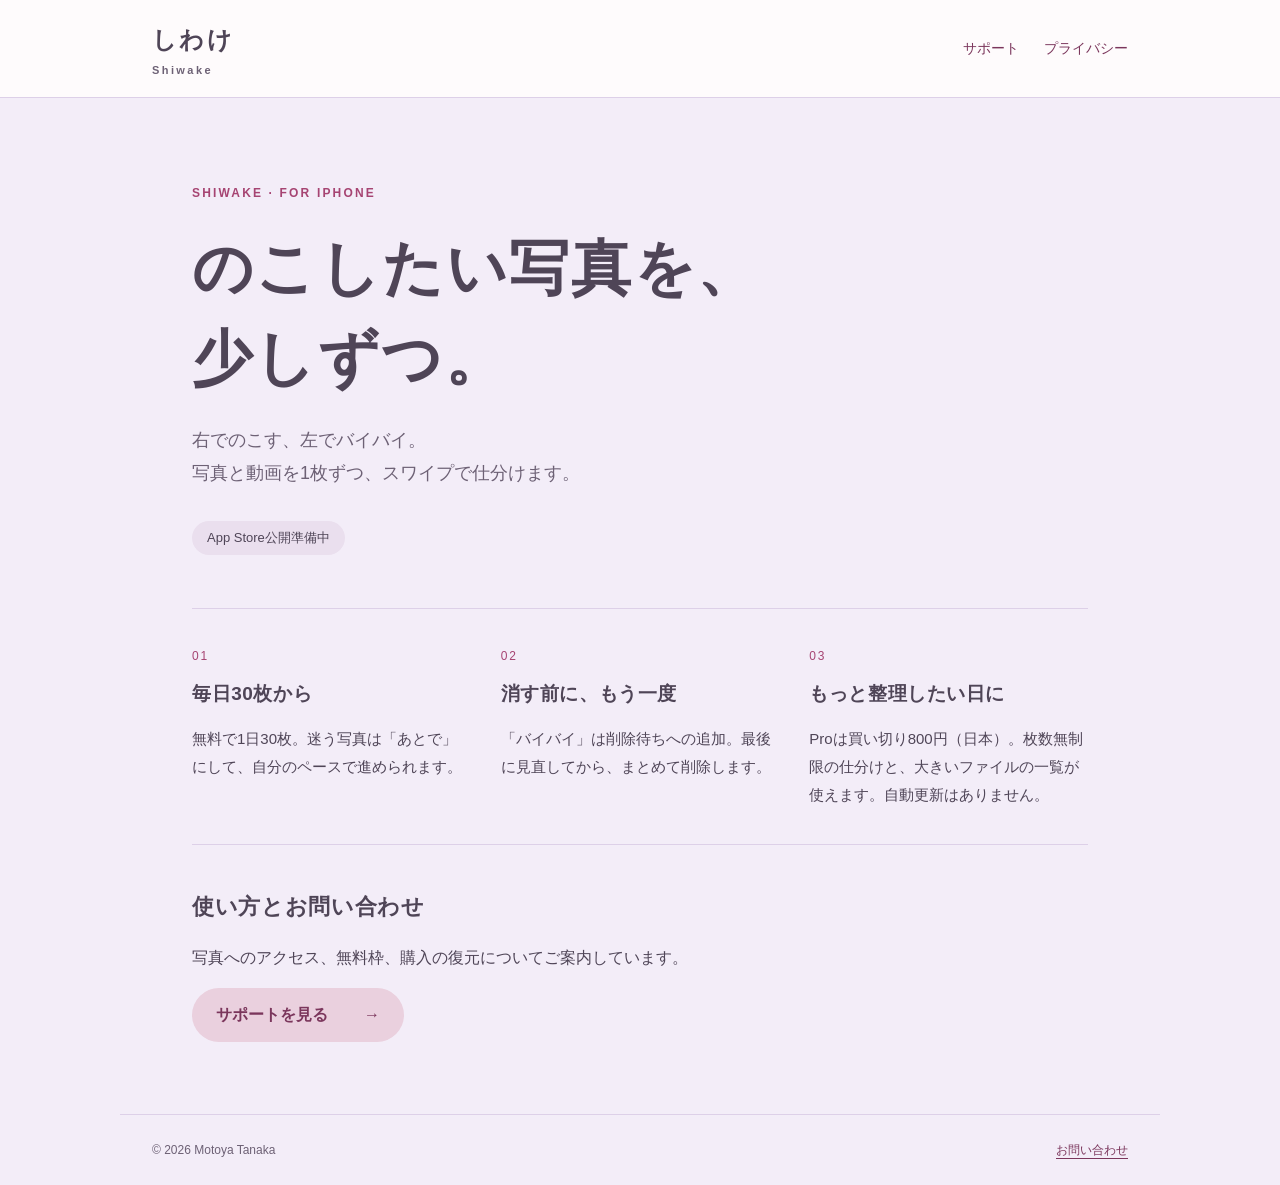
<file: nokotto/index.html>
<!doctype html>
<html lang="ja"><head><meta charset="utf-8"><meta name="viewport" content="width=device-width,initial-scale=1">
<title>しわけ — 写真と動画をスワイプで整理</title><meta name="description" content="写真を1枚ずつ、のこす・バイバイ・あとでに仕分け。毎日少しずつ整理できるiPhoneアプリです。"><link rel="stylesheet" href="./styles.css"></head>
<body><a class="skip" href="#main">本文へ移動</a><header><nav aria-label="メインメニュー"><a class="brand" href="./index.html">しわけ<span>Shiwake</span></a><div><a href="./support.html">サポート</a><a href="./privacy.html">プライバシー</a></div></nav></header>
<main id="main">
<section class="hero"><p class="eyebrow">SHIWAKE · FOR IPHONE</p><h1>のこしたい写真を、<br>少しずつ。</h1><p class="lead">右でのこす、左でバイバイ。<br>写真と動画を1枚ずつ、スワイプで仕分けます。</p><p class="status">App Store公開準備中</p></section>
<section class="features" aria-label="アプリの特徴"><div><span class="number">01</span><h2>毎日30枚から</h2><p>無料で1日30枚。迷う写真は「あとで」にして、自分のペースで進められます。</p></div><div><span class="number">02</span><h2>消す前に、もう一度</h2><p>「バイバイ」は削除待ちへの追加。最後に見直してから、まとめて削除します。</p></div><div><span class="number">03</span><h2>もっと整理したい日に</h2><p>Proは買い切り800円（日本）。枚数無制限の仕分けと、大きいファイルの一覧が使えます。自動更新はありません。</p></div></section>
<section class="support-link"><h2>使い方とお問い合わせ</h2><p>写真へのアクセス、無料枠、購入の復元についてご案内しています。</p><a class="button" href="./support.html">サポートを見る <span aria-hidden="true">→</span></a></section></main><footer><p>© 2026 Motoya Tanaka</p><a href="mailto:sanpolog.support@gmail.com">お問い合わせ</a></footer></body></html>
</file>
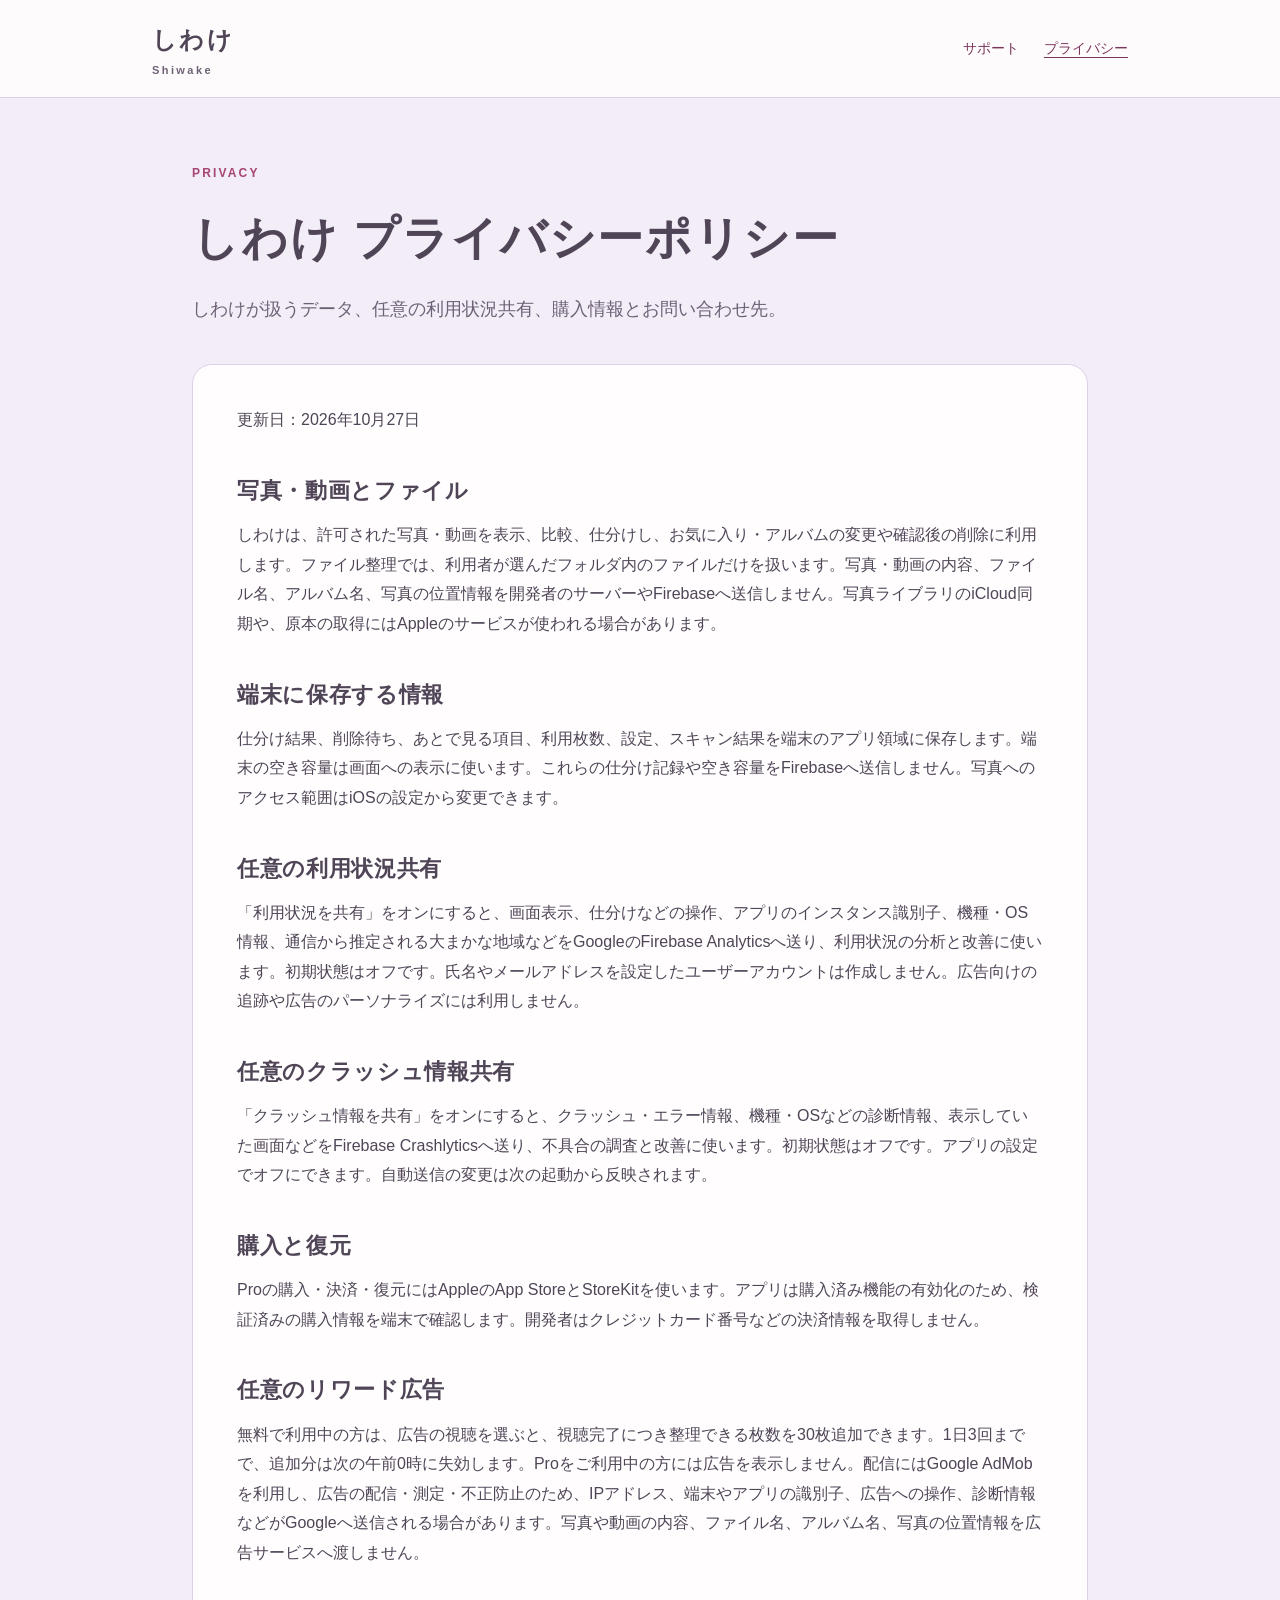
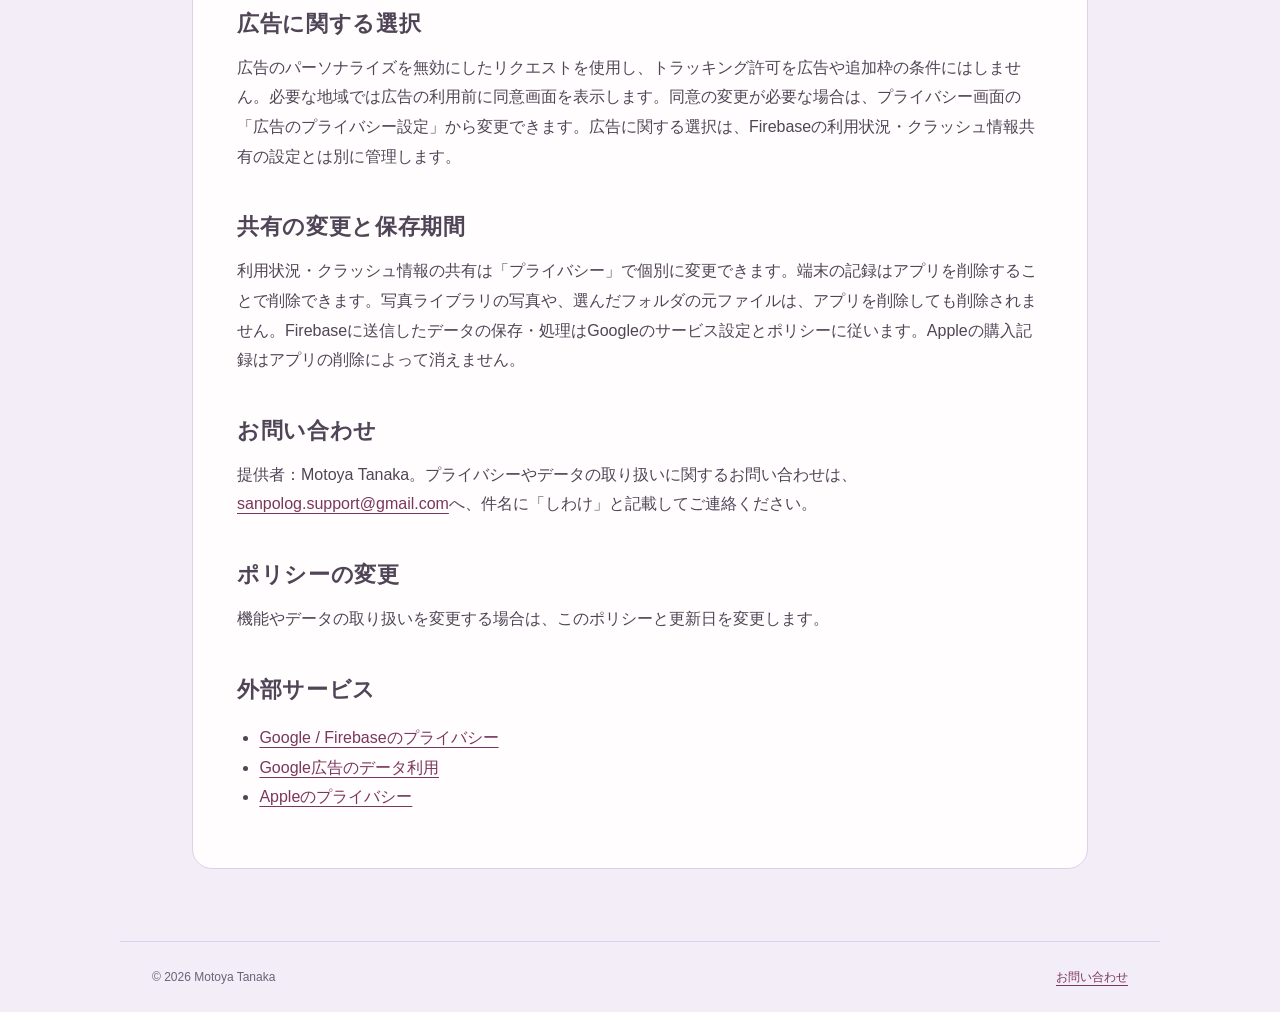
<file: nokotto/privacy.html>
<!doctype html>
<html lang="ja"><head><meta charset="utf-8"><meta name="viewport" content="width=device-width,initial-scale=1">
<title>しわけ プライバシーポリシー</title><meta name="description" content="しわけが扱うデータ、任意の利用状況共有、購入情報とお問い合わせ先。"><link rel="stylesheet" href="./styles.css"></head>
<body><a class="skip" href="#main">本文へ移動</a><header><nav aria-label="メインメニュー"><a class="brand" href="./index.html">しわけ<span>Shiwake</span></a><div><a href="./support.html">サポート</a><a href="./privacy.html" aria-current="page">プライバシー</a></div></nav></header>
<main id="main"><div class="page-title"><p class="eyebrow">PRIVACY</p><h1>しわけ プライバシーポリシー</h1><p class="lead">しわけが扱うデータ、任意の利用状況共有、購入情報とお問い合わせ先。</p></div><article>
<p>更新日：2026年10月27日</p>
<h2>写真・動画とファイル</h2>
<p>しわけは、許可された写真・動画を表示、比較、仕分けし、お気に入り・アルバムの変更や確認後の削除に利用します。ファイル整理では、利用者が選んだフォルダ内のファイルだけを扱います。写真・動画の内容、ファイル名、アルバム名、写真の位置情報を開発者のサーバーやFirebaseへ送信しません。写真ライブラリのiCloud同期や、原本の取得にはAppleのサービスが使われる場合があります。</p>
<h2>端末に保存する情報</h2>
<p>仕分け結果、削除待ち、あとで見る項目、利用枚数、設定、スキャン結果を端末のアプリ領域に保存します。端末の空き容量は画面への表示に使います。これらの仕分け記録や空き容量をFirebaseへ送信しません。写真へのアクセス範囲はiOSの設定から変更できます。</p>
<h2>任意の利用状況共有</h2>
<p>「利用状況を共有」をオンにすると、画面表示、仕分けなどの操作、アプリのインスタンス識別子、機種・OS情報、通信から推定される大まかな地域などをGoogleのFirebase Analyticsへ送り、利用状況の分析と改善に使います。初期状態はオフです。氏名やメールアドレスを設定したユーザーアカウントは作成しません。広告向けの追跡や広告のパーソナライズには利用しません。</p>
<h2>任意のクラッシュ情報共有</h2>
<p>「クラッシュ情報を共有」をオンにすると、クラッシュ・エラー情報、機種・OSなどの診断情報、表示していた画面などをFirebase Crashlyticsへ送り、不具合の調査と改善に使います。初期状態はオフです。アプリの設定でオフにできます。自動送信の変更は次の起動から反映されます。</p>
<h2>購入と復元</h2>
<p>Proの購入・決済・復元にはAppleのApp StoreとStoreKitを使います。アプリは購入済み機能の有効化のため、検証済みの購入情報を端末で確認します。開発者はクレジットカード番号などの決済情報を取得しません。</p>
<h2>任意のリワード広告</h2>
<p>無料で利用中の方は、広告の視聴を選ぶと、視聴完了につき整理できる枚数を30枚追加できます。1日3回までで、追加分は次の午前0時に失効します。Proをご利用中の方には広告を表示しません。配信にはGoogle AdMobを利用し、広告の配信・測定・不正防止のため、IPアドレス、端末やアプリの識別子、広告への操作、診断情報などがGoogleへ送信される場合があります。写真や動画の内容、ファイル名、アルバム名、写真の位置情報を広告サービスへ渡しません。</p>
<h2>広告に関する選択</h2>
<p>広告のパーソナライズを無効にしたリクエストを使用し、トラッキング許可を広告や追加枠の条件にはしません。必要な地域では広告の利用前に同意画面を表示します。同意の変更が必要な場合は、プライバシー画面の「広告のプライバシー設定」から変更できます。広告に関する選択は、Firebaseの利用状況・クラッシュ情報共有の設定とは別に管理します。</p>
<h2>共有の変更と保存期間</h2>
<p>利用状況・クラッシュ情報の共有は「プライバシー」で個別に変更できます。端末の記録はアプリを削除することで削除できます。写真ライブラリの写真や、選んだフォルダの元ファイルは、アプリを削除しても削除されません。Firebaseに送信したデータの保存・処理はGoogleのサービス設定とポリシーに従います。Appleの購入記録はアプリの削除によって消えません。</p>
<h2>お問い合わせ</h2>
<p>提供者：Motoya Tanaka。プライバシーやデータの取り扱いに関するお問い合わせは、<a href="mailto:sanpolog.support@gmail.com">sanpolog.support@gmail.com</a>へ、件名に「しわけ」と記載してご連絡ください。</p>
<h2>ポリシーの変更</h2>
<p>機能やデータの取り扱いを変更する場合は、このポリシーと更新日を変更します。</p>
<h2>外部サービス</h2>
<ul><li><a href="https://firebase.google.com/support/privacy">Google / Firebaseのプライバシー</a></li><li><a href="https://policies.google.com/technologies/partner-sites">Google広告のデータ利用</a></li><li><a href="https://www.apple.com/legal/privacy/">Appleのプライバシー</a></li></ul></article></main><footer><p>© 2026 Motoya Tanaka</p><a href="mailto:sanpolog.support@gmail.com">お問い合わせ</a></footer></body></html>
</file>
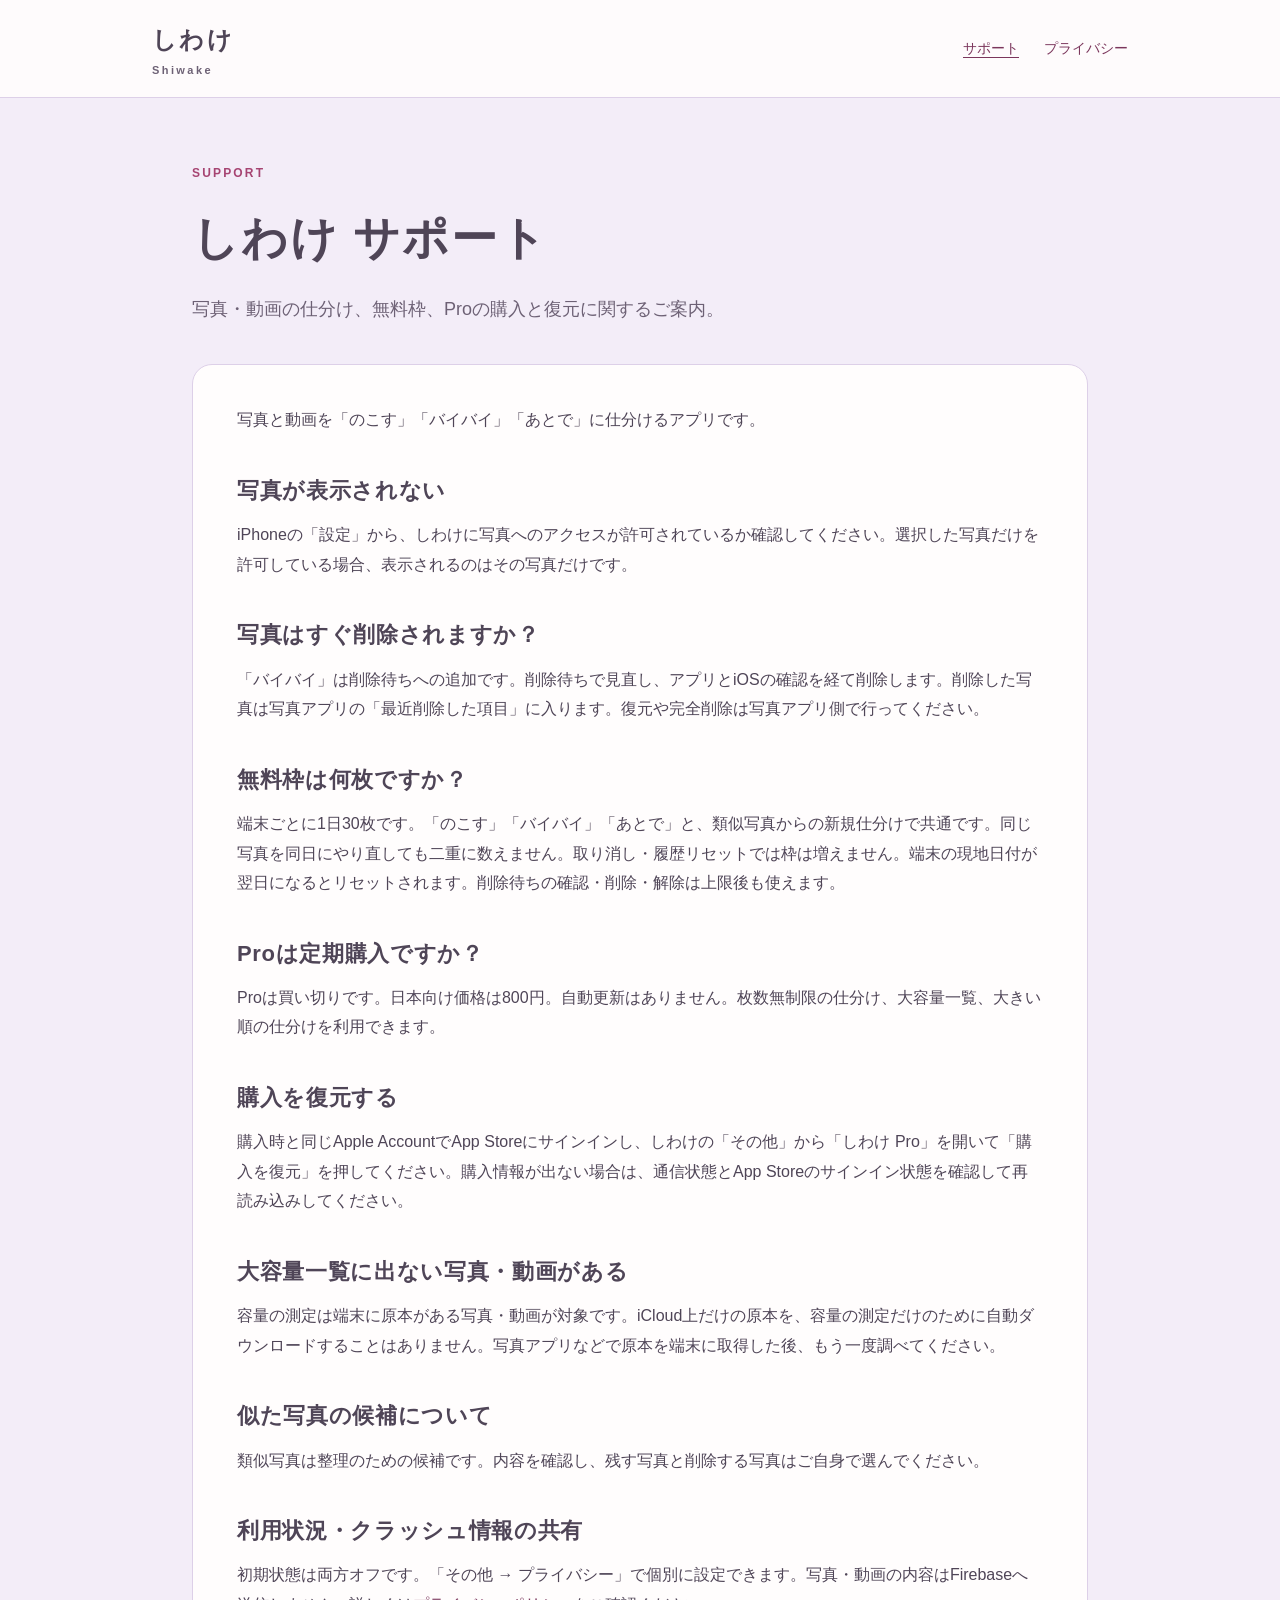
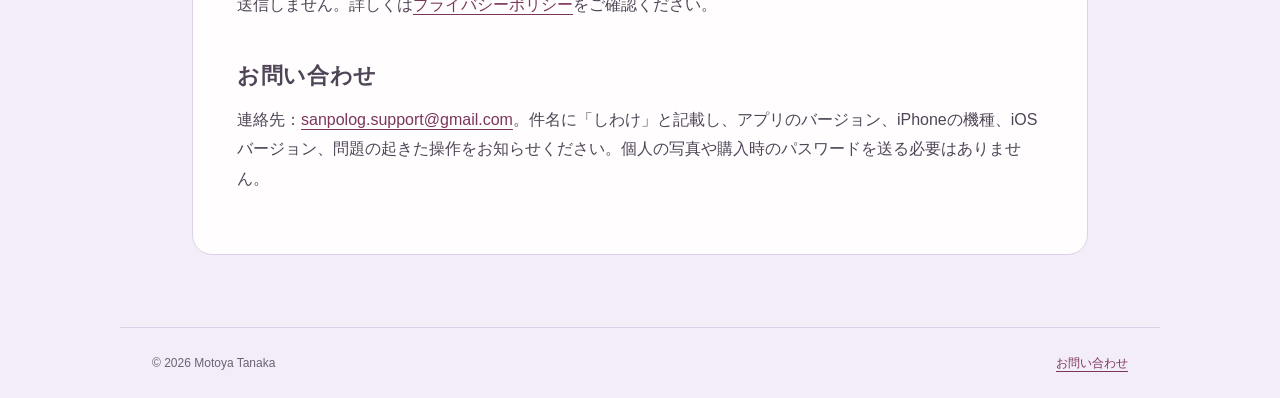
<file: nokotto/support.html>
<!doctype html>
<html lang="ja"><head><meta charset="utf-8"><meta name="viewport" content="width=device-width,initial-scale=1">
<title>しわけ サポート</title><meta name="description" content="写真・動画の仕分け、無料枠、Proの購入と復元に関するご案内。"><link rel="stylesheet" href="./styles.css"></head>
<body><a class="skip" href="#main">本文へ移動</a><header><nav aria-label="メインメニュー"><a class="brand" href="./index.html">しわけ<span>Shiwake</span></a><div><a href="./support.html" aria-current="page">サポート</a><a href="./privacy.html">プライバシー</a></div></nav></header>
<main id="main"><div class="page-title"><p class="eyebrow">SUPPORT</p><h1>しわけ サポート</h1><p class="lead">写真・動画の仕分け、無料枠、Proの購入と復元に関するご案内。</p></div><article>
<p>写真と動画を「のこす」「バイバイ」「あとで」に仕分けるアプリです。</p>
<h2>写真が表示されない</h2>
<p>iPhoneの「設定」から、しわけに写真へのアクセスが許可されているか確認してください。選択した写真だけを許可している場合、表示されるのはその写真だけです。</p>
<h2>写真はすぐ削除されますか？</h2>
<p>「バイバイ」は削除待ちへの追加です。削除待ちで見直し、アプリとiOSの確認を経て削除します。削除した写真は写真アプリの「最近削除した項目」に入ります。復元や完全削除は写真アプリ側で行ってください。</p>
<h2>無料枠は何枚ですか？</h2>
<p>端末ごとに1日30枚です。「のこす」「バイバイ」「あとで」と、類似写真からの新規仕分けで共通です。同じ写真を同日にやり直しても二重に数えません。取り消し・履歴リセットでは枠は増えません。端末の現地日付が翌日になるとリセットされます。削除待ちの確認・削除・解除は上限後も使えます。</p>
<h2>Proは定期購入ですか？</h2>
<p>Proは買い切りです。日本向け価格は800円。自動更新はありません。枚数無制限の仕分け、大容量一覧、大きい順の仕分けを利用できます。</p>
<h2>購入を復元する</h2>
<p>購入時と同じApple AccountでApp Storeにサインインし、しわけの「その他」から「しわけ Pro」を開いて「購入を復元」を押してください。購入情報が出ない場合は、通信状態とApp Storeのサインイン状態を確認して再読み込みしてください。</p>
<h2>大容量一覧に出ない写真・動画がある</h2>
<p>容量の測定は端末に原本がある写真・動画が対象です。iCloud上だけの原本を、容量の測定だけのために自動ダウンロードすることはありません。写真アプリなどで原本を端末に取得した後、もう一度調べてください。</p>
<h2>似た写真の候補について</h2>
<p>類似写真は整理のための候補です。内容を確認し、残す写真と削除する写真はご自身で選んでください。</p>
<h2>利用状況・クラッシュ情報の共有</h2>
<p>初期状態は両方オフです。「その他 → プライバシー」で個別に設定できます。写真・動画の内容はFirebaseへ送信しません。詳しくは<a href="./privacy.html">プライバシーポリシー</a>をご確認ください。</p>
<h2>お問い合わせ</h2>
<p>連絡先：<a href="mailto:sanpolog.support@gmail.com">sanpolog.support@gmail.com</a>。件名に「しわけ」と記載し、アプリのバージョン、iPhoneの機種、iOSバージョン、問題の起きた操作をお知らせください。個人の写真や購入時のパスワードを送る必要はありません。</p></article></main><footer><p>© 2026 Motoya Tanaka</p><a href="mailto:sanpolog.support@gmail.com">お問い合わせ</a></footer></body></html>
</file>
<file: nokotto/styles.css>
:root{color-scheme:light;--ink:#4f4557;--muted:#6d6175;--accent:#a64472;--surface:#fffdfd;--background:#f3edf8;--line:#ddd0e8}
*{box-sizing:border-box}html{font-family:-apple-system,BlinkMacSystemFont,"Hiragino Kaku Gothic ProN","Yu Gothic",sans-serif;line-height:1.85;scroll-behavior:smooth}body{margin:0;color:var(--ink);background:var(--background)}a{color:#7b365c;text-underline-offset:4px}a:hover{color:#54243f}a:focus-visible{outline:3px solid var(--accent);outline-offset:5px;border-radius:3px}.skip{position:absolute;left:20px;top:-100px;padding:10px;background:white;z-index:2}.skip:focus{top:10px}header{background:rgba(255,253,253,.9);border-bottom:1px solid var(--line)}nav{max-width:1040px;margin:auto;min-height:90px;padding:18px 32px;display:flex;align-items:center;justify-content:space-between;gap:24px}.brand{font-size:24px;font-weight:750;letter-spacing:.1em;color:var(--ink);text-decoration:none}.brand span{font-size:11px;color:var(--muted);display:block;letter-spacing:.22em;line-height:1.5}nav div{display:flex;gap:25px}nav div a{font-size:14px;text-decoration:none}nav a[aria-current=page]{text-decoration:underline}main{max-width:960px;margin:auto;padding:64px 32px 72px}h1,h2,p{margin-top:0}h1{font-size:clamp(28px,4vw,46px);line-height:1.5;letter-spacing:.04em;margin-bottom:20px;overflow-wrap:anywhere}h2{font-size:22px;line-height:1.6;letter-spacing:.03em}.eyebrow{font-size:12px;letter-spacing:.18em;font-weight:700;color:var(--accent);margin-bottom:20px}.lead{font-size:18px;color:var(--muted);max-width:680px}.page-title{margin-bottom:38px}article{padding:40px 44px;background:var(--surface);border:1px solid var(--line);border-radius:20px}article h2{margin:38px 0 12px}article h2:first-child{margin-top:0}article p{margin-bottom:20px}article ul{padding-left:1.4em}article a{overflow-wrap:anywhere}.hero{padding:20px 0 40px}.hero h1{font-size:clamp(36px,6vw,60px)}.status{display:inline-block;font-size:13px;padding:5px 15px;background:#eadfee;border-radius:30px;margin-top:12px}.features{border-top:1px solid var(--line);border-bottom:1px solid var(--line);padding:36px 0;display:grid;grid-template-columns:repeat(3,1fr);gap:30px}.number{font-size:12px;letter-spacing:.15em;color:var(--accent);display:block;margin-bottom:12px}.features h2{font-size:19px}.features p{font-size:15px;margin:0}.support-link{padding-top:44px}.button{display:inline-flex;gap:36px;background:#ead0de;padding:12px 24px;border-radius:30px;text-decoration:none;font-weight:650}footer{max-width:1040px;margin:auto;padding:24px 32px;border-top:1px solid var(--line);display:flex;justify-content:space-between;gap:20px;font-size:12px;color:var(--muted)}footer p{margin:0}@media(max-width:600px){nav{padding:16px 20px;gap:15px;align-items:flex-start}.brand{font-size:21px}nav div{gap:12px;flex-wrap:wrap;justify-content:flex-end;padding-top:6px}nav div a{font-size:12px}main{padding:40px 20px 50px}article{padding:24px 20px;border-radius:16px}article h2{font-size:20px}.lead{font-size:16px}.features{grid-template-columns:1fr;gap:26px}.features h2{margin-bottom:7px}footer{padding:24px 20px;flex-wrap:wrap}}
@media(prefers-reduced-motion:reduce){html{scroll-behavior:auto}}
</file>
